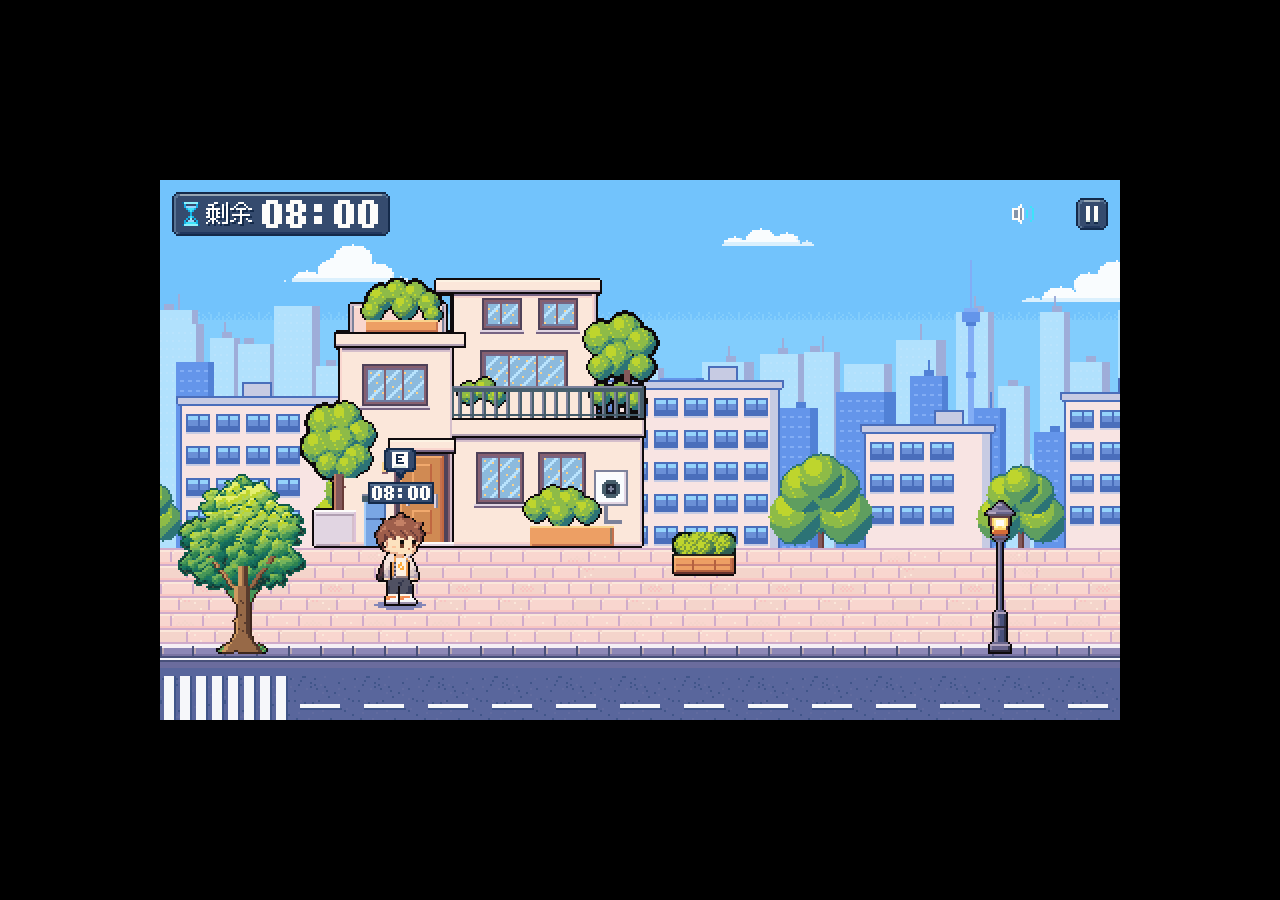
<file: index.html>
<!doctype html>
<html lang="zh-CN">
  <head>
    <meta charset="UTF-8" />
    <meta
      name="viewport"
      content="width=device-width, initial-scale=1, maximum-scale=1, user-scalable=no, viewport-fit=cover"
    />
    <meta name="screen-orientation" content="landscape" />
    <meta name="x5-orientation" content="landscape" />
    <title>余时之城</title>
    <link rel="icon" href="data:," />
    <style>html,body{background:#000;width:100%;height:100%;margin:0;padding:0;overflow:hidden}body{touch-action:none;-webkit-user-select:none;-moz-user-select:none;user-select:none;-webkit-touch-callout:none}#game{background:#000;position:fixed;top:0;bottom:0;left:0;right:0}#game canvas{image-rendering:pixelated;image-rendering:crisp-edges;-ms-interpolation-mode:nearest-neighbor;position:absolute}#rtc-debug{z-index:10;color:#0f0;pointer-events:none;white-space:pre;background:#0009;padding:2px 6px;font:12px/1.3 monospace;display:none;position:fixed;top:4px;left:4px}</style>
    <script type="module" crossorigin src="./assets/index-BhRaT8CI.js"></script>
  </head>
  <body>
    <div id="game"></div>
    <div id="rtc-debug"></div>
  </body>
</html>
</file>
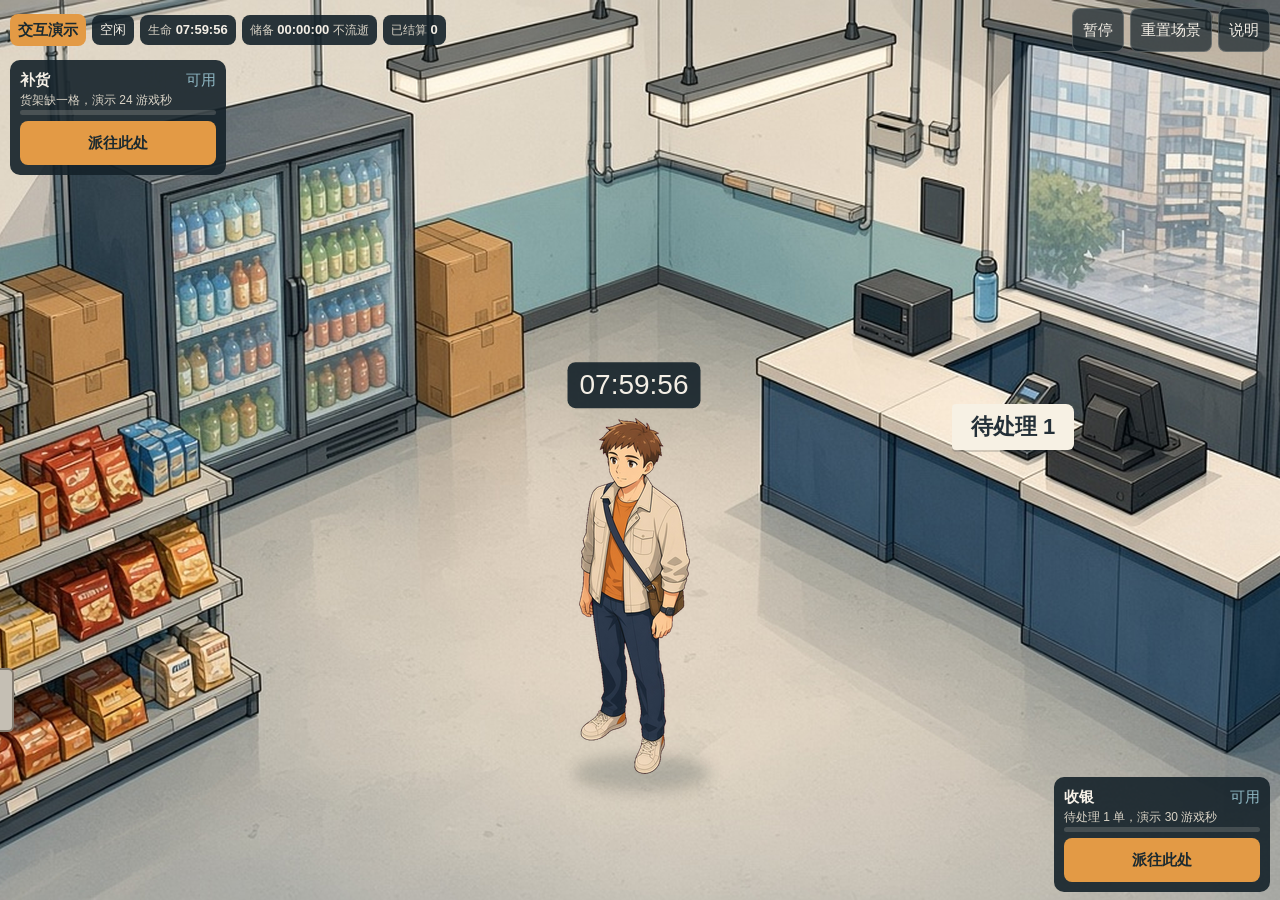
<file: store-modern/index.html>
<!DOCTYPE html>
<html lang="zh-CN">
  <head>
    <meta charset="UTF-8" />
    <meta name="viewport" content="width=device-width, initial-scale=1, viewport-fit=cover" />
    <meta name="color-scheme" content="light" />
    <meta name="theme-color" content="#1c2a30" />
    <title>余时之城 · 单店交互演示</title>
    <link
      rel="icon"
      href="data:image/svg+xml,%3Csvg xmlns='http://www.w3.org/2000/svg' viewBox='0 0 16 16'%3E%3Crect width='16' height='16' fill='%231c2a30'/%3E%3C/svg%3E"
    />
    <script type="module" crossorigin src="./assets/index-BXGaoxLy.js"></script>
    <link rel="stylesheet" crossorigin href="./assets/index-4iKgo6O_.css">
  </head>
  <body>
    <div id="app">
      <h1 class="sr-only">余时之城单店交互演示</h1>
      <div id="viewport">
        <div id="stage" data-testid="stage"></div>
      </div>

      <header id="hud-top">
        <div class="cluster">
          <p class="badge" data-testid="demo-badge">交互演示</p>
          <p class="chip" data-testid="alo-state" id="alo-state">空闲</p>
          <p class="chip"><span class="k">生命</span> <strong id="carried-time" data-testid="carried-time">08:00:00</strong></p>
          <p class="chip">
            <span class="k">储备</span> <strong id="reserve-time" data-testid="reserve-time">00:00:00</strong>
            <span class="k">不流逝</span>
          </p>
          <p class="chip"><span class="k">已结算</span> <strong id="settlement-count" data-testid="settlement-count">0</strong></p>
        </div>
        <div class="cluster">
          <button type="button" id="pause-btn" data-testid="pause" aria-pressed="false">暂停</button>
          <button type="button" id="reset-btn" data-testid="reset">重置场景</button>
          <button type="button" id="rules-btn" data-testid="rules-open">说明</button>
        </div>
      </header>

      <p id="action-note" data-testid="action-note" hidden></p>

      <section id="settlement" data-testid="settlement" hidden>
        <h2 id="settlement-title" data-testid="settlement-title"></h2>
        <p id="settlement-math" data-testid="settlement-math"></p>
        <button type="button" id="settlement-dismiss" data-testid="settlement-dismiss">知道了</button>
      </section>

      <footer id="hud-bottom">
        <section class="plate" id="plate-restock" data-testid="plate-restock" data-station="restock">
          <button type="button" class="plate-select" data-testid="select-restock">
            <span class="plate-name">补货</span>
            <span class="plate-status" data-testid="restock-status">可用</span>
            <span class="plate-detail" data-testid="restock-detail"></span>
            <span class="bar" data-testid="restock-progress"><span data-testid="restock-progress-fill"></span></span>
          </button>
          <button type="button" class="primary" data-testid="restock-action">派往此处</button>
        </section>
        <section class="plate" id="plate-checkout" data-testid="plate-checkout" data-station="checkout">
          <button type="button" class="plate-select" data-testid="select-checkout">
            <span class="plate-name">收银</span>
            <span class="plate-status" data-testid="checkout-status">可用</span>
            <span class="plate-detail" data-testid="checkout-detail"></span>
            <span class="bar" data-testid="checkout-progress"><span data-testid="checkout-progress-fill"></span></span>
          </button>
          <button type="button" class="primary" data-testid="checkout-action">派往此处</button>
        </section>
      </footer>

      <p id="boot-error" data-testid="boot-error" hidden></p>
      <div id="rotate-hint">请把手机横过来。这个演示按横屏便利店来排。</div>

      <dialog id="rules">
        <div class="rules-card">
          <h2>这页是交互演示</h2>
          <p>只在这一页的内存里跑。重置场景不会碰旧的 <code>rtc.save.v1</code>。面板上的时间是正在走的演示钟，不是概念图里的 18:42:09。</p>
          <h3>按现有 GDD 用上的规则</h3>
          <ul>
            <li>生命时间在活动时减少。个人储备不随时间变少。</li>
            <li>初步测试钟：现实 1 秒等于游戏 6 秒。暂停、切到后台、离线都把钟停住。</li>
            <li>工作当时的流逝已经算在倒计时里。结算只加这一笔报酬，不再扣一次。</li>
            <li>改派和取消不发报酬。已经流逝的生命时间不退回。休息也不恢复生命时间。</li>
            <li>报酬来自「便利店兼职」这个支付方，记在演示账上。</li>
            <li>生命时间超出随身测试上限时，多出来的转入个人储备，不悄悄丢掉。</li>
            <li>生命归零就冻结。本页没有救援流程。</li>
          </ul>
          <h3>还没定、所以只当演示参数</h3>
          <ul>
            <li>开局 8 游戏小时、随身上限 24 游戏小时，是 GDD 里的测试假设。</li>
            <li>个人储备开局没有写死，这里从 0 开始，也没有终端存取。</li>
            <li>GDD 未定稿参考是便利店 45 游戏分钟、报酬 90 游戏分钟，并要求原型先测更短的一单。两个岗位的秒数是本页配置：补货 24 游戏秒 / 报酬 48，收银 30 游戏秒 / 报酬 60，费用 0。比例仍是 2:1。</li>
            <li>待处理订单 1 只为了让收银台有一张单子。</li>
            <li>2 倍和 4 倍、团队储备、伙伴、寻路、走路动画都不在这页。</li>
          </ul>
          <h3>画面</h3>
          <p>背景、人物、阴影、货架沿和柜台遮挡用的是已确认的分层图。概念图上的寿命和标价没有贴进来。生成的补货和收银姿势在衣服和脸上有细微差别；手和货架、手指和收银机只按现有图层叠上，没有做过生产级接触精修。</p>
          <button type="button" id="rules-close">关闭</button>
        </div>
      </dialog>
    </div>
    <p id="live" class="sr-only" aria-live="polite"></p>
  </body>
</html>
</file>
<file: store-modern/assets/index-4iKgo6O_.css>
:root{--ink:#1c2a30;--paper:#f4efe6;--paper-dim:#d9d3c6;--panel:#14222ae6;--orange:#e39a45;--orange-deep:#c47b2e;--teal:#8fb8c4;--done:#b7cba8;--line:#f4efe638;--floor:#c9cdc8;--hud-btn:44px;--inset-l:env(safe-area-inset-left,0px);--inset-r:env(safe-area-inset-right,0px);--inset-t:env(safe-area-inset-top,0px);--inset-b:env(safe-area-inset-bottom,0px);--pad-l:calc(var(--inset-l) + 10px);--pad-r:calc(var(--inset-r) + 10px);--pad-t:calc(var(--inset-t) + 8px);--pad-b:calc(var(--inset-b) + 8px);--lightningcss-light:initial;--lightningcss-dark: ;color-scheme:light;font-family:PingFang SC,Hiragino Sans GB,Noto Sans CJK SC,Source Han Sans SC,Microsoft YaHei,WenQuanYi Micro Hei,Droid Sans Fallback,sans-serif;font-size:15px;line-height:1.35}html[data-safe=iphone15]{--inset-l:max(env(safe-area-inset-left,0px), 59px);--inset-r:max(env(safe-area-inset-right,0px), 59px);--inset-b:max(env(safe-area-inset-bottom,0px), 21px)}*{box-sizing:border-box}[hidden]{display:none!important}html,body{background:var(--floor);height:100%;color:var(--paper);margin:0;overflow:hidden}button,input{font:inherit;color:inherit;touch-action:manipulation;-webkit-tap-highlight-color:transparent}button{cursor:pointer;border-radius:8px;min-height:44px}button:focus-visible{outline-offset:2px;outline:2px solid #f2c14e}.hotspot:focus-visible{outline-offset:2px;outline:2px solid #f2c14e}button:disabled{cursor:default;opacity:.55}.sr-only{clip:rect(0, 0, 0, 0);white-space:nowrap;border:0;width:1px;height:1px;margin:-1px;padding:0;position:absolute;overflow:hidden}#viewport{background:var(--floor);position:fixed;top:0;bottom:0;left:0;right:0;overflow:hidden}#stage{transform-origin:0 0;image-rendering:auto;position:absolute;top:0;left:0}.layer{object-fit:fill;image-rendering:auto;pointer-events:none;-webkit-user-select:none;-moz-user-select:none;user-select:none;width:100%;height:100%;position:absolute;top:0;bottom:0;left:0;right:0}.overhead,#shelf-slot,#order-slip{pointer-events:none;text-align:center;margin:0;position:absolute}.overhead{background:var(--panel);color:var(--paper);font-variant-numeric:tabular-nums;white-space:nowrap;border-radius:8px;padding:4px 12px;font-size:28px}#shelf-slot{color:#2a241c;background:#c5bfb4;border:2px solid #342a2073;border-radius:6px;place-items:center;font-size:28px;font-weight:650;display:grid}#order-slip{color:#243038;background:#f7f1e4;border-radius:4px 8px 6px 4px;place-items:center;font-size:22px;font-weight:650;display:grid;box-shadow:0 2px #1c2a302e}.hotspot{background:0 0;border:0;min-height:0;padding:0;position:absolute}.marker{border:4px solid var(--orange);pointer-events:none;border-radius:50%;width:34px;height:34px;margin:-17px 0 0 -17px;display:block;position:absolute;box-shadow:0 0 0 6px #e39a4540}#hud-top,#hud-bottom,#action-note,#settlement,#boot-error,#rotate-hint{z-index:3;position:fixed}#hud-top{top:var(--pad-t);left:var(--pad-l);right:var(--pad-r);pointer-events:none;justify-content:space-between;align-items:center;gap:6px;display:flex}.cluster{pointer-events:auto;flex-wrap:nowrap;align-items:center;gap:6px;display:flex}.badge,.chip,#action-note,#boot-error{background:var(--panel);color:var(--paper);border-radius:8px;margin:0}.badge{background:var(--orange);color:var(--ink);white-space:nowrap;padding:6px 8px;font-weight:700}.chip{font-variant-numeric:tabular-nums;white-space:nowrap;padding:6px 8px;font-size:13px}.chip strong{font-weight:650}.k{color:var(--paper-dim);font-size:12px}#hud-top button,.rules-card button,#settlement button{border:1px solid var(--line);color:var(--paper);background:#14222ab8;padding:0 10px}#hud-top button{min-height:var(--hud-btn);height:var(--hud-btn);box-sizing:border-box}#hud-bottom{display:contents;position:static}#plate-restock{z-index:3;top:calc(var(--pad-t) + var(--hud-btn) + 8px);left:var(--pad-l);position:fixed}#plate-checkout{z-index:3;right:var(--pad-r);bottom:var(--pad-b);position:fixed}.plate{background:var(--panel);pointer-events:auto;border:2px solid #0000;border-radius:10px;gap:6px;width:min(216px,38vw);padding:8px;display:grid}.plate[data-selected=true]{border-color:var(--orange)}.plate[data-status=occupied]{border-color:var(--orange-deep)}.plate[data-status=complete]{border-color:var(--done)}.plate-select{text-align:left;width:100%;min-height:0;color:var(--paper);background:0 0;border:0;grid-template-columns:auto 1fr;gap:2px 8px;padding:0;display:grid}.plate-name{font-weight:700}.plate-status{text-align:right;color:var(--teal)}.plate[data-status=occupied] .plate-status{color:var(--orange)}.plate[data-status=complete] .plate-status{color:var(--done)}.plate-detail{color:var(--paper-dim);grid-column:1/-1;font-size:12px}.bar{background:#f4efe629;border-radius:99px;grid-column:1/-1;height:5px;display:block;overflow:hidden}.bar>span{background:var(--orange);width:0;height:100%;display:block}.plate[data-status=complete] .bar>span{background:var(--done)}.primary{background:var(--orange);width:100%;color:var(--ink);border:0;font-weight:700}.primary[data-kind=cancel],.primary[data-kind=reassign],.primary[data-kind=settled]{color:var(--paper);background:0 0;border:1px solid #f4efe673}.primary[data-kind=settled]{color:var(--done);border-color:var(--done)}#action-note{left:50%;bottom:calc(var(--pad-b) + 10px);text-align:center;pointer-events:none;max-width:min(320px,42vw);padding:6px 10px;transform:translate(-50%)}#settlement{top:calc(var(--pad-t) + var(--hud-btn) + 8px);left:calc(var(--pad-l) + 230px);right:calc(var(--pad-r) + 188px);background:var(--panel);width:auto;color:var(--paper);border-radius:10px;padding:12px 14px}#settlement h2{margin:0 0 6px;font-size:18px}#settlement p{white-space:pre-line;margin:0 0 10px;font-size:14px}#boot-error{color:var(--paper);padding:16px 18px;top:50%;left:50%;transform:translate(-50%,-50%)}#rotate-hint{color:var(--paper);text-align:center;background:#14222af0;place-items:center;padding:24px;font-size:22px;display:none;top:0;bottom:0;left:0;right:0}dialog{max-width:calc(100vw - 24px);color:var(--ink);background:0 0;border:0;padding:0}dialog::backdrop{background:#10181c8f}.rules-card{width:min(560px,100vw - 24px);max-height:min(70dvh,520px);color:var(--ink);background:#f4efe6;border-radius:12px;padding:16px 16px 12px;overflow:auto}.rules-card h2,.rules-card h3{margin:0 0 8px;font-size:18px}.rules-card h3{margin-top:14px;font-size:15px}.rules-card p,.rules-card li{font-size:14px}.rules-card ul{margin:0;padding-left:1.1em}.rules-card code{font-family:inherit}@media (orientation:portrait){#rotate-hint{z-index:6;display:grid}}@media (prefers-reduced-motion:reduce){*{transition:none!important;animation:none!important}}
</file>
